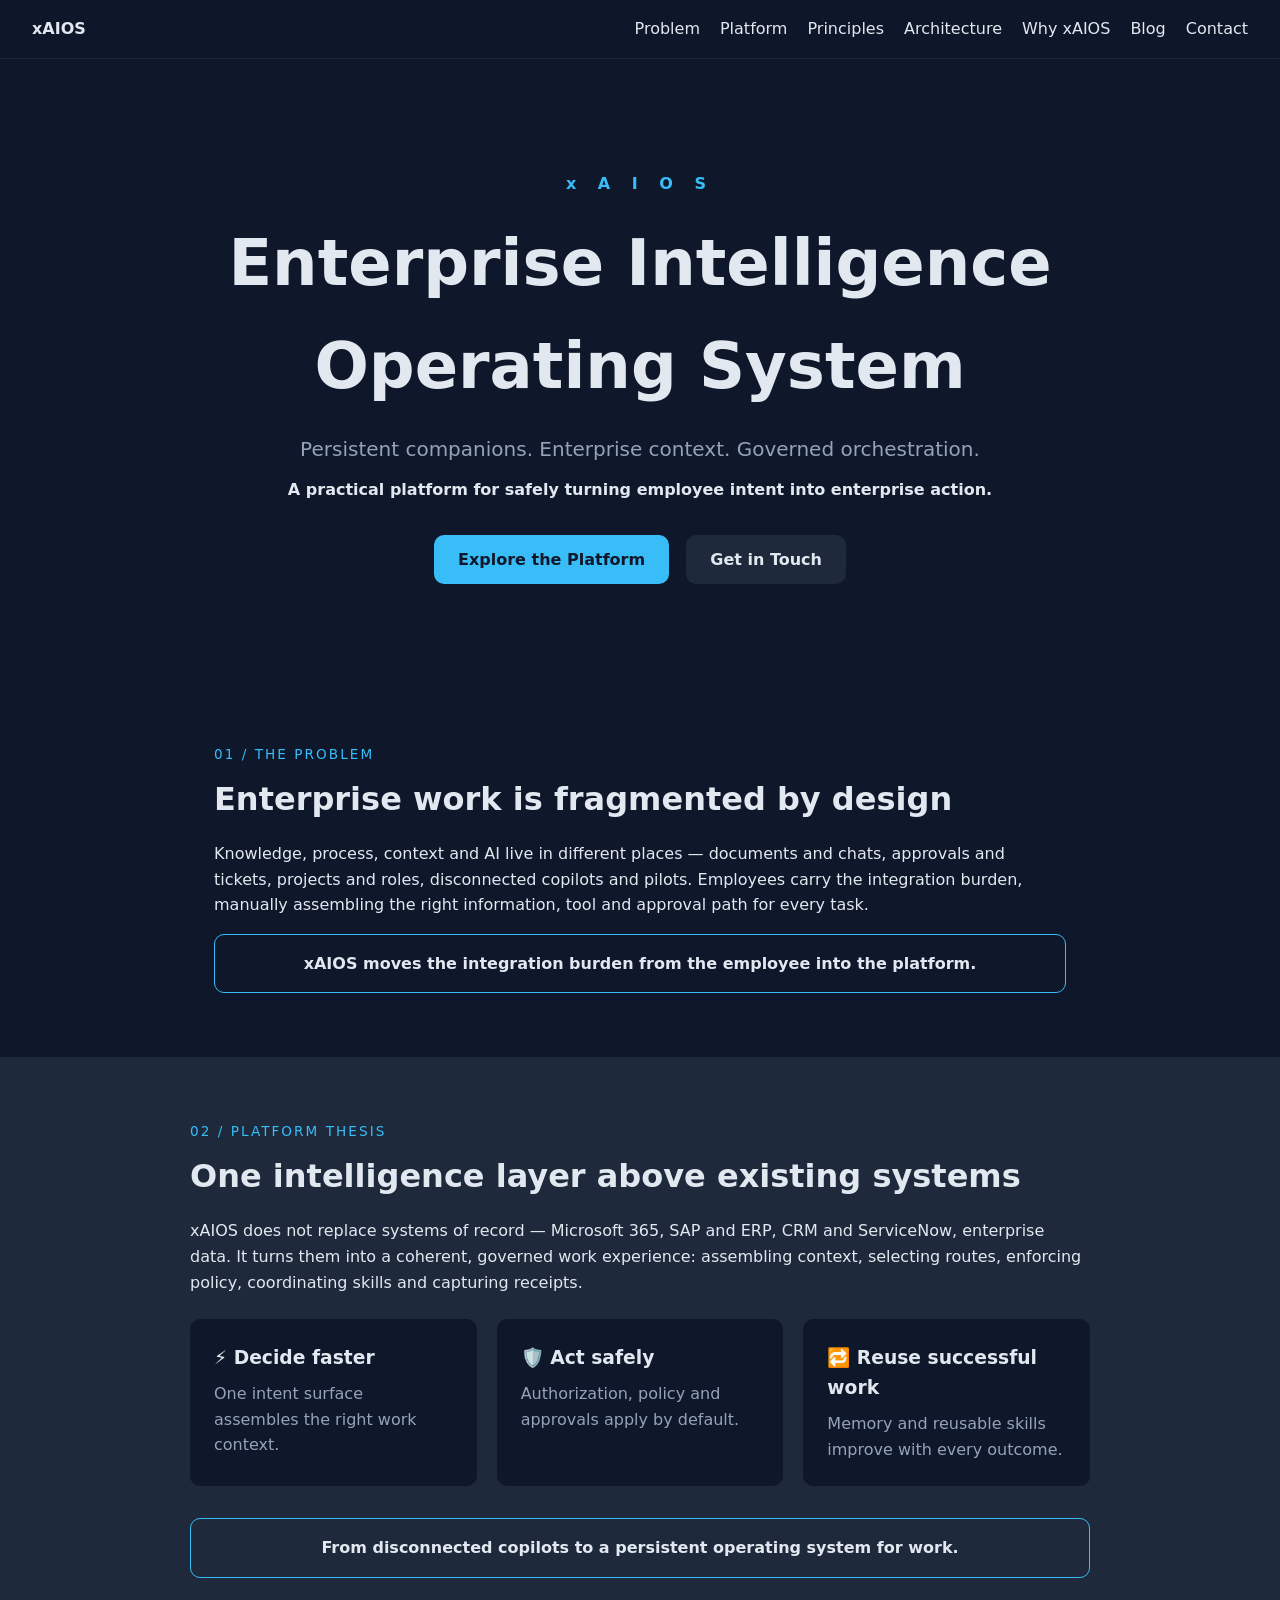
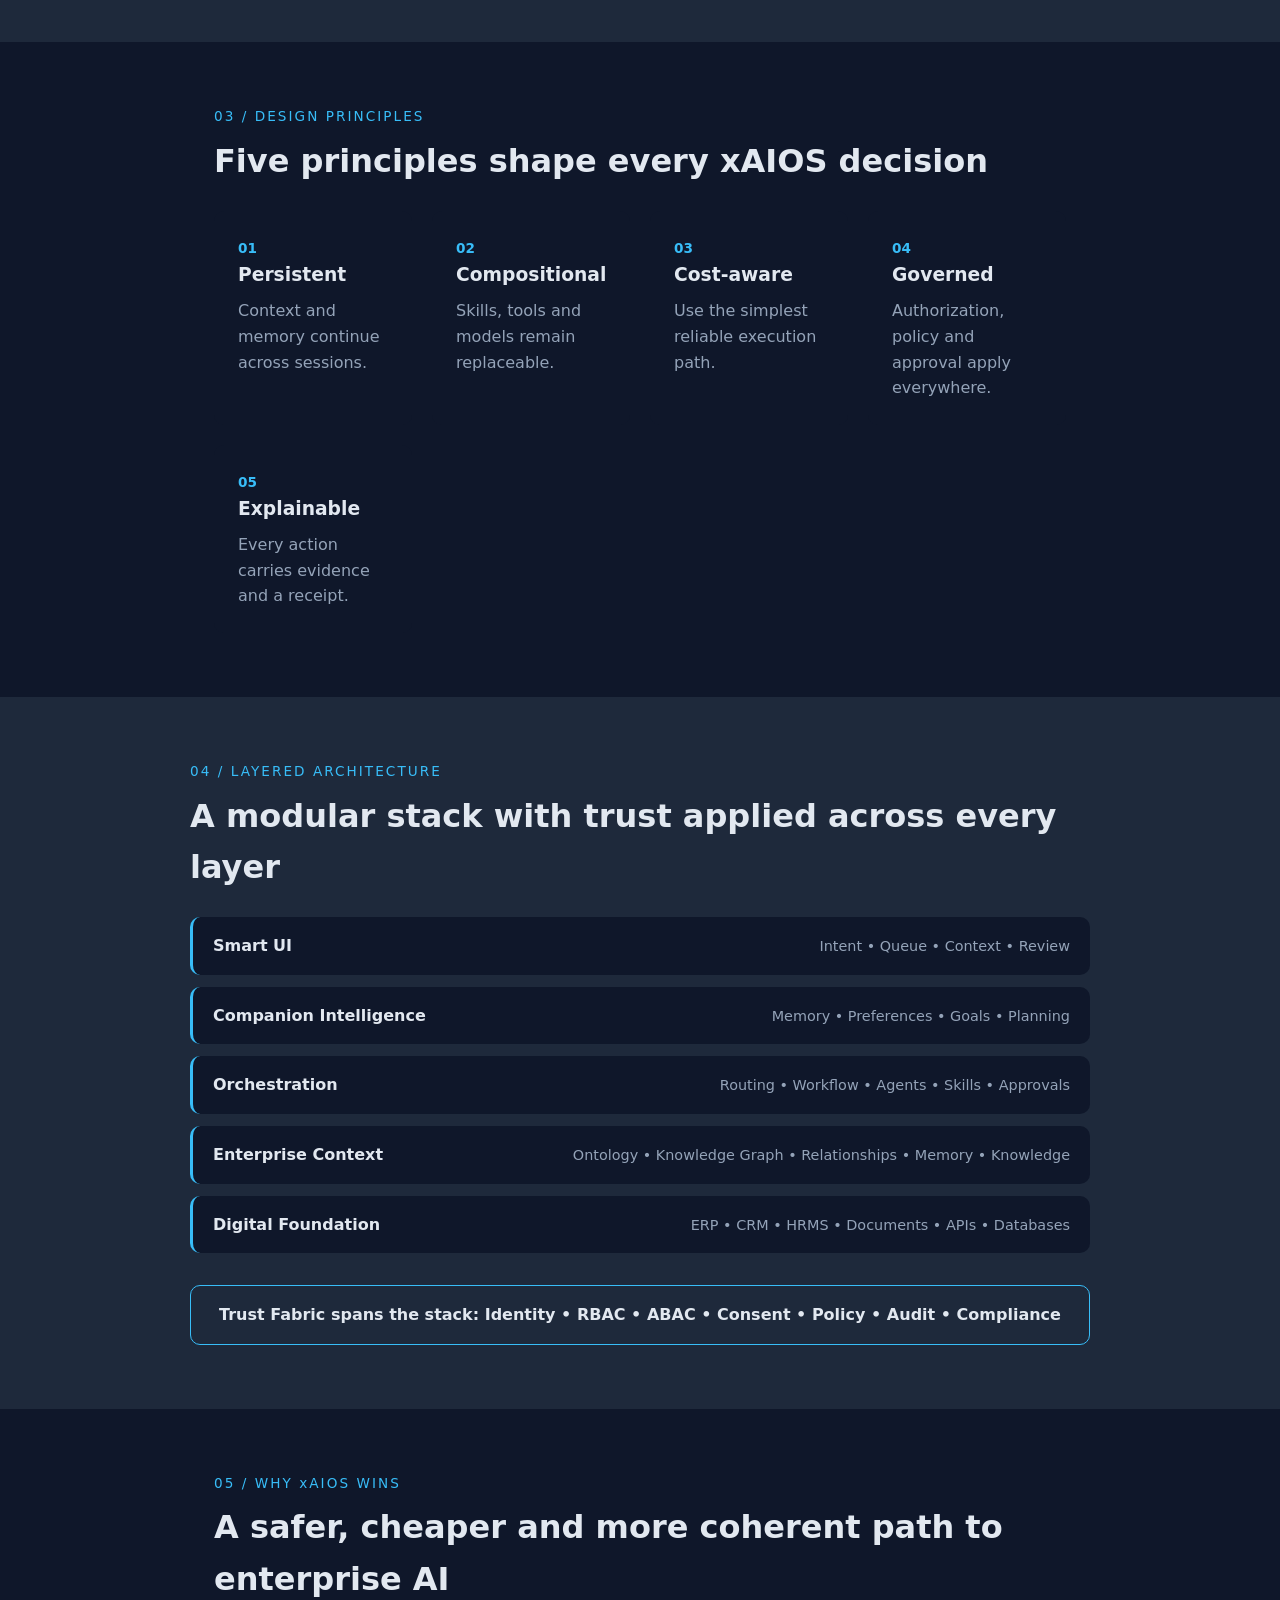
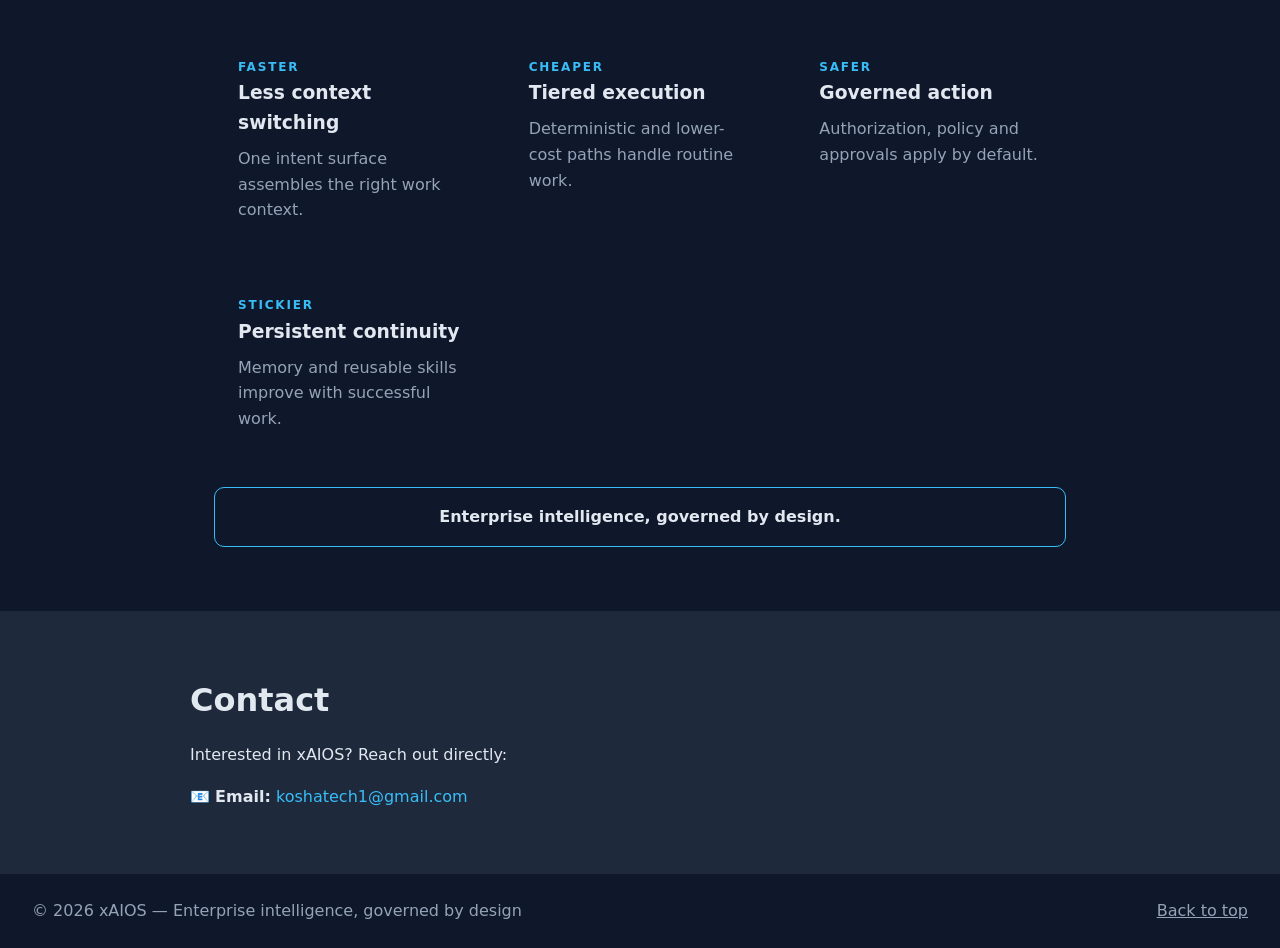
<file: index.html>
<!DOCTYPE html>
<html lang="en">
<head>
  <meta charset="UTF-8" />
  <meta name="viewport" content="width=device-width, initial-scale=1.0" />
  <title>xAIOS — Enterprise Intelligence Operating System</title>
  <meta name="description" content="xAIOS: persistent companions, enterprise context, governed orchestration. A practical platform for safely turning employee intent into enterprise action." />
  <link rel="stylesheet" href="style.css" />
</head>
<body>
  <header class="navbar">
    <a class="logo" href="#hero">xAIOS</a>
    <button class="nav-toggle" id="nav-toggle" aria-label="Toggle navigation menu" aria-expanded="false" aria-controls="nav-menu">
      <span></span><span></span><span></span>
    </button>
    <nav id="nav-menu">
      <a href="#problem">Problem</a>
      <a href="#thesis">Platform</a>
      <a href="#principles">Principles</a>
      <a href="#architecture">Architecture</a>
      <a href="#why">Why xAIOS</a>
      <a href="blog/">Blog</a>
      <a href="#contact">Contact</a>
    </nav>
  </header>

  <!-- Hero -->
  <section id="hero" class="hero">
    <p class="eyebrow">x A I O S</p>
    <h1>Enterprise Intelligence<br />Operating System</h1>
    <p class="tagline">Persistent companions. Enterprise context. Governed orchestration.</p>
    <p class="subtag">A practical platform for safely turning employee intent into enterprise action.</p>
    <div class="cta-group">
      <a class="btn primary" href="#thesis">Explore the Platform</a>
      <a class="btn secondary" href="#contact">Get in Touch</a>
    </div>
  </section>

  <!-- Problem -->
  <section id="problem" class="section">
    <p class="kicker">01 / The Problem</p>
    <h2>Enterprise work is fragmented by design</h2>
    <p>
      Knowledge, process, context and AI live in different places — documents and
      chats, approvals and tickets, projects and roles, disconnected copilots and
      pilots. Employees carry the integration burden, manually assembling the right
      information, tool and approval path for every task.
    </p>
    <p class="callout">xAIOS moves the integration burden from the employee into the platform.</p>
  </section>

  <!-- Platform thesis -->
  <section id="thesis" class="section alt">
    <p class="kicker">02 / Platform Thesis</p>
    <h2>One intelligence layer above existing systems</h2>
    <p>
      xAIOS does not replace systems of record — Microsoft 365, SAP and ERP, CRM and
      ServiceNow, enterprise data. It turns them into a coherent, governed work
      experience: assembling context, selecting routes, enforcing policy,
      coordinating skills and capturing receipts.
    </p>
    <div class="cards">
      <div class="card"><h3>⚡ Decide faster</h3><p>One intent surface assembles the right work context.</p></div>
      <div class="card"><h3>🛡️ Act safely</h3><p>Authorization, policy and approvals apply by default.</p></div>
      <div class="card"><h3>🔁 Reuse successful work</h3><p>Memory and reusable skills improve with every outcome.</p></div>
    </div>
    <p class="callout">From disconnected copilots to a persistent operating system for work.</p>
  </section>

  <!-- Design principles -->
  <section id="principles" class="section">
    <p class="kicker">03 / Design Principles</p>
    <h2>Five principles shape every xAIOS decision</h2>
    <div class="cards five">
      <div class="card"><span class="num">01</span><h3>Persistent</h3><p>Context and memory continue across sessions.</p></div>
      <div class="card"><span class="num">02</span><h3>Compositional</h3><p>Skills, tools and models remain replaceable.</p></div>
      <div class="card"><span class="num">03</span><h3>Cost-aware</h3><p>Use the simplest reliable execution path.</p></div>
      <div class="card"><span class="num">04</span><h3>Governed</h3><p>Authorization, policy and approval apply everywhere.</p></div>
      <div class="card"><span class="num">05</span><h3>Explainable</h3><p>Every action carries evidence and a receipt.</p></div>
    </div>
  </section>

  <!-- Architecture -->
  <section id="architecture" class="section alt">
    <p class="kicker">04 / Layered Architecture</p>
    <h2>A modular stack with trust applied across every layer</h2>
    <ul class="stack">
      <li><strong>Smart UI</strong><span>Intent • Queue • Context • Review</span></li>
      <li><strong>Companion Intelligence</strong><span>Memory • Preferences • Goals • Planning</span></li>
      <li><strong>Orchestration</strong><span>Routing • Workflow • Agents • Skills • Approvals</span></li>
      <li><strong>Enterprise Context</strong><span>Ontology • Knowledge Graph • Relationships • Memory • Knowledge</span></li>
      <li><strong>Digital Foundation</strong><span>ERP • CRM • HRMS • Documents • APIs • Databases</span></li>
    </ul>
    <p class="callout">
      Trust Fabric spans the stack: Identity • RBAC • ABAC • Consent • Policy • Audit • Compliance
    </p>
  </section>

  <!-- Why xAIOS wins -->
  <section id="why" class="section">
    <p class="kicker">05 / Why <span class="brand">xAIOS</span> Wins</p>
    <h2>A safer, cheaper and more coherent path to enterprise AI</h2>
    <div class="cards">
      <div class="card"><span class="label">Faster</span><h3>Less context switching</h3><p>One intent surface assembles the right work context.</p></div>
      <div class="card"><span class="label">Cheaper</span><h3>Tiered execution</h3><p>Deterministic and lower-cost paths handle routine work.</p></div>
      <div class="card"><span class="label">Safer</span><h3>Governed action</h3><p>Authorization, policy and approvals apply by default.</p></div>
      <div class="card"><span class="label">Stickier</span><h3>Persistent continuity</h3><p>Memory and reusable skills improve with successful work.</p></div>
    </div>
    <p class="callout">Enterprise intelligence, governed by design.</p>
  </section>

  <!-- Contact -->
  <section id="contact" class="section alt">
    <h2>Contact</h2>
    <p>Interested in xAIOS? Reach out directly:</p>
    <ul class="contact-list">
      <li>📧 <strong>Email:</strong> <a id="email-link" href="#">koshatech1 [at] gmail.com</a></li>
    </ul>
  </section>

  <footer class="footer">
    <p>© 2026 xAIOS — Enterprise intelligence, governed by design</p>
    <nav><a href="#hero">Back to top</a></nav>
  </footer>

  <script>
    // Assemble the email at runtime so scrapers reading the HTML source don't find it.
    (function () {
      const user = "koshatech1";
      const domain = "gmail.com";
      const link = document.getElementById("email-link");
      link.href = "mailto:" + user + "@" + domain;
      link.textContent = user + "@" + domain;
    })();

    // Mobile hamburger menu: toggle open/closed, close after choosing a link.
    (function () {
      const toggle = document.getElementById("nav-toggle");
      const menu = document.getElementById("nav-menu");
      toggle.addEventListener("click", () => {
        const open = menu.classList.toggle("open");
        toggle.classList.toggle("open", open);
        toggle.setAttribute("aria-expanded", open);
      });
      menu.querySelectorAll("a").forEach((a) =>
        a.addEventListener("click", () => {
          menu.classList.remove("open");
          toggle.classList.remove("open");
          toggle.setAttribute("aria-expanded", "false");
        })
      );
    })();
  </script>
</body>
</html>
</file>
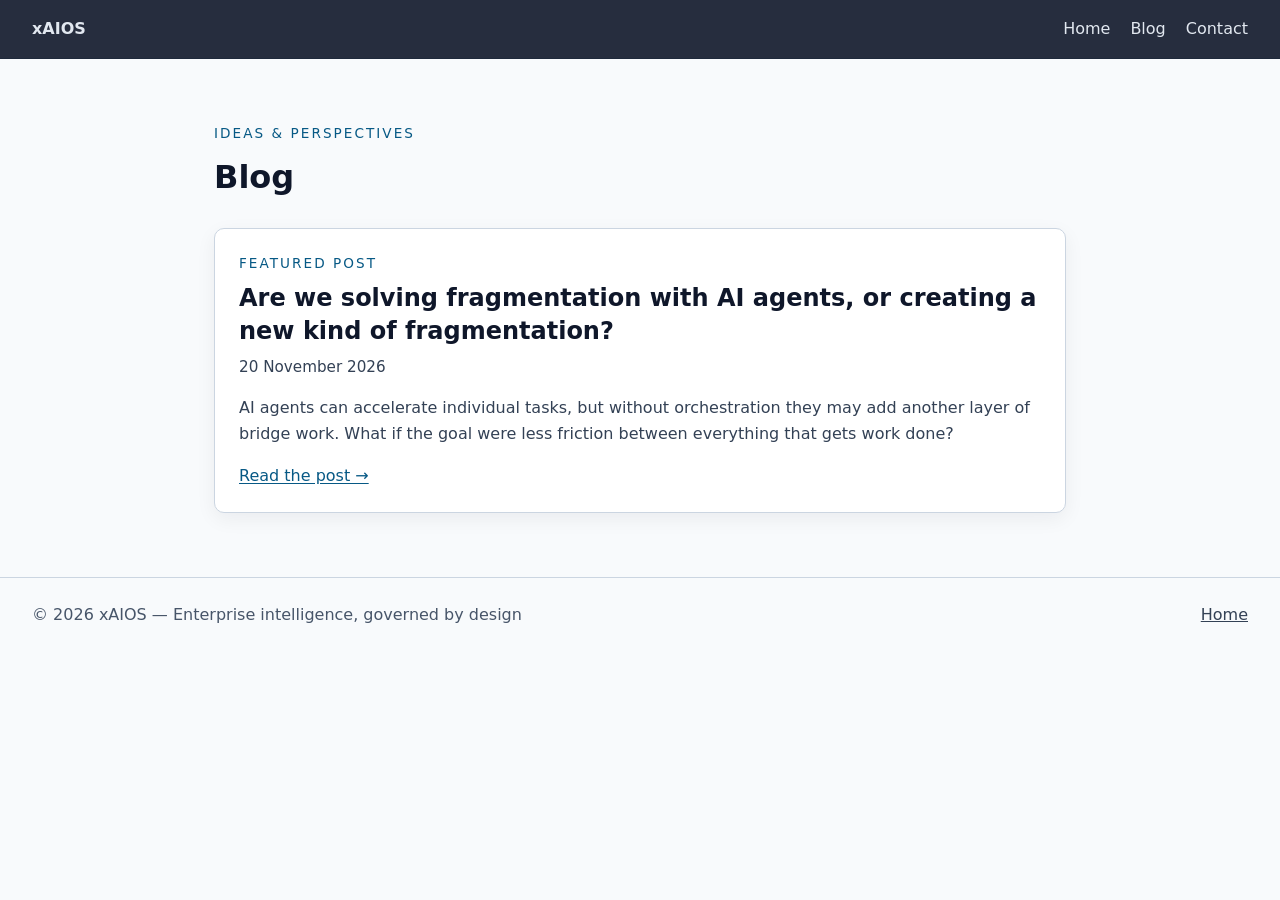
<file: blog/index.html>
<!DOCTYPE html>
<html lang="en">
<head>
  <meta charset="UTF-8" />
  <meta name="viewport" content="width=device-width, initial-scale=1.0" />
  <title>Blog — xAIOS</title>
  <meta name="description" content="Ideas on enterprise AI, agents, and reducing friction across the digital workplace." />
  <link rel="stylesheet" href="../style.css" />
</head>
<body class="blog-site">
  <header class="blog-header">
    <a class="logo" href="../">xAIOS</a>
    <nav aria-label="Main navigation">
      <a href="../">Home</a>
      <a href="./">Blog</a>
      <a href="../#contact">Contact</a>
    </nav>
  </header>

  <main class="section">
    <p class="kicker">Ideas &amp; Perspectives</p>
    <h1>Blog</h1>
    <div class="cards blog-list">
      <article class="card blog-card">
        <p class="kicker">Featured post</p>
        <h2><a href="fragmentation-ai-agents.html">Are we solving fragmentation with AI agents, or creating a new kind of fragmentation?</a></h2>
        <p class="post-date"><time datetime="2026-11-20">20 November 2026</time></p>
        <p>AI agents can accelerate individual tasks, but without orchestration they may add another layer of bridge work. What if the goal were less friction between everything that gets work done?</p>
        <a class="read-more" href="fragmentation-ai-agents.html">Read the post &rarr;</a>
      </article>
    </div>
  </main>

  <footer class="footer">
    <p>&copy; 2026 xAIOS — Enterprise intelligence, governed by design</p>
    <nav><a href="../">Home</a></nav>
  </footer>
</body>
</html>
</file>
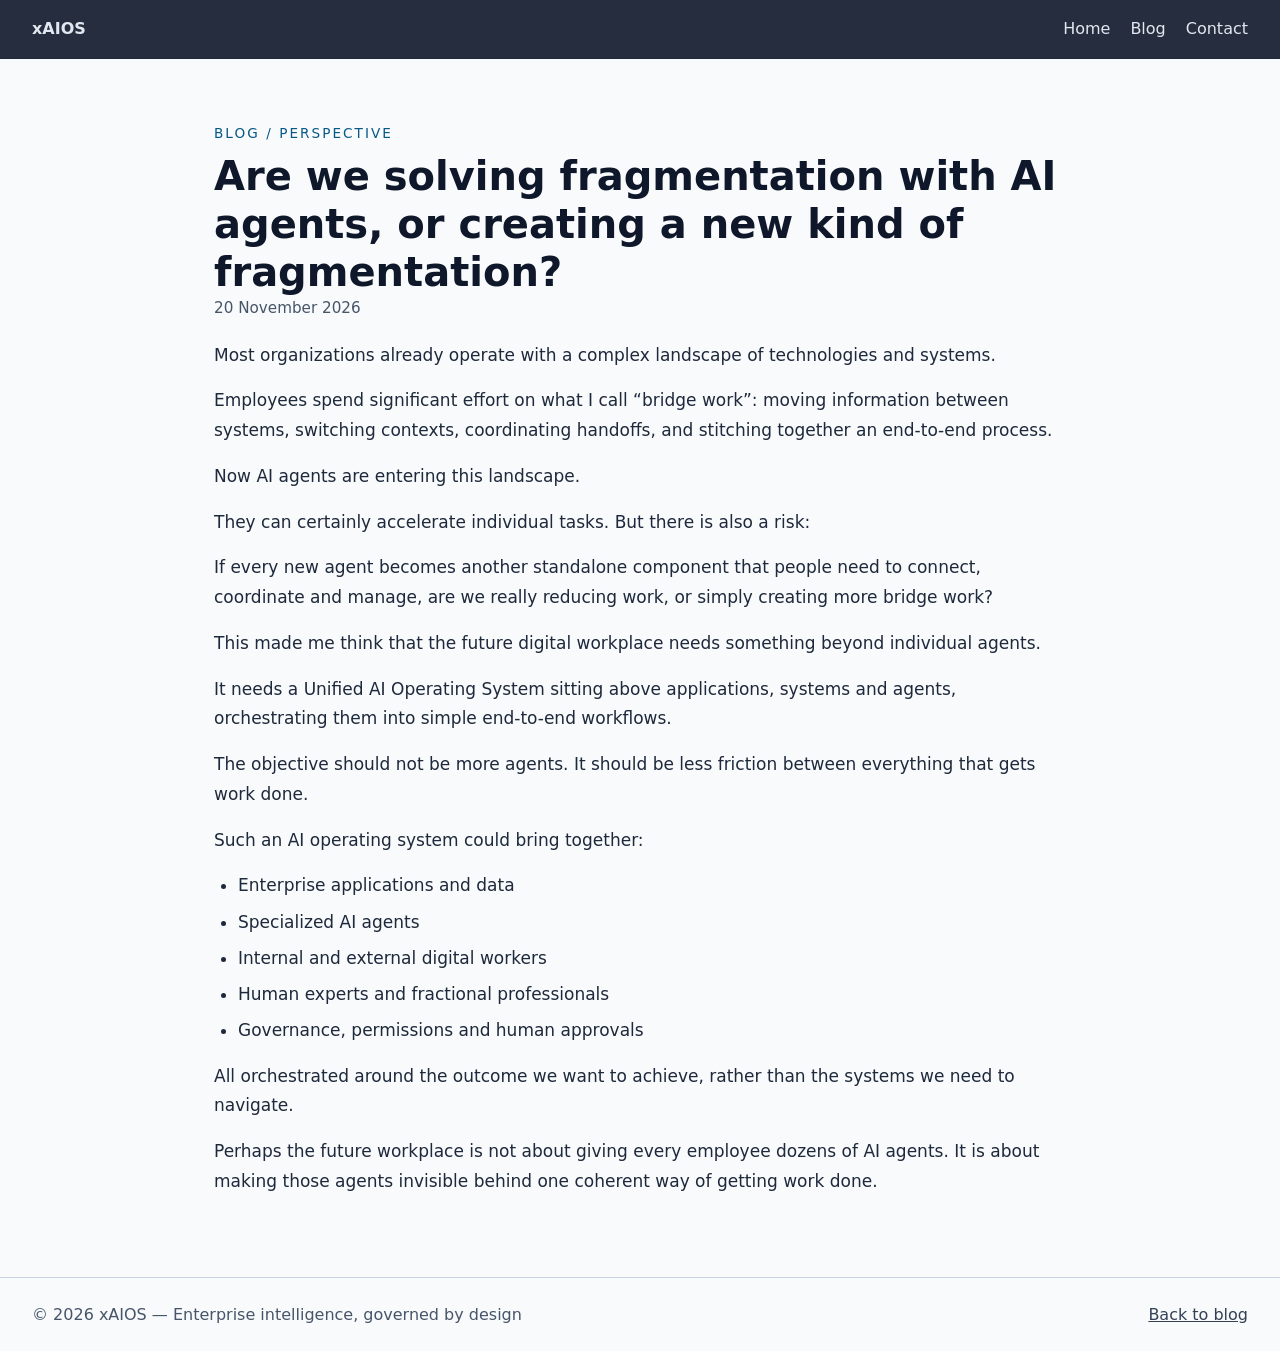
<file: blog/fragmentation-ai-agents.html>
<!DOCTYPE html>
<html lang="en">
<head>
  <meta charset="UTF-8" />
  <meta name="viewport" content="width=device-width, initial-scale=1.0" />
  <title>Are we solving fragmentation with AI agents? — xAIOS</title>
  <meta name="description" content="AI agents could reduce individual task effort—or create more bridge work. The future workplace needs orchestration around outcomes." />
  <link rel="stylesheet" href="../style.css" />
</head>
<body class="blog-site">
  <header class="blog-header">
    <a class="logo" href="../">xAIOS</a>
    <nav aria-label="Main navigation">
      <a href="../">Home</a>
      <a href="./">Blog</a>
      <a href="../#contact">Contact</a>
    </nav>
  </header>

  <main class="section blog-article">
    <p class="kicker"><a href="./">Blog</a> / Perspective</p>
    <article>
      <h1>Are we solving fragmentation with AI agents, or creating a new kind of fragmentation?</h1>
      <p class="post-date"><time datetime="2026-11-20">20 November 2026</time></p>
      <div class="post-content">
        <p>Most organizations already operate with a complex landscape of technologies and systems.</p>
        <p>Employees spend significant effort on what I call “bridge work”: moving information between systems, switching contexts, coordinating handoffs, and stitching together an end-to-end process.</p>
        <p>Now AI agents are entering this landscape.</p>
        <p>They can certainly accelerate individual tasks. But there is also a risk:</p>
        <p>If every new agent becomes another standalone component that people need to connect, coordinate and manage, are we really reducing work, or simply creating more bridge work?</p>
        <p>This made me think that the future digital workplace needs something beyond individual agents.</p>
        <p>It needs a Unified AI Operating System sitting above applications, systems and agents, orchestrating them into simple end-to-end workflows.</p>
        <p>The objective should not be more agents. It should be less friction between everything that gets work done.</p>
        <p>Such an AI operating system could bring together:</p>
        <ul>
          <li>Enterprise applications and data</li>
          <li>Specialized AI agents</li>
          <li>Internal and external digital workers</li>
          <li>Human experts and fractional professionals</li>
          <li>Governance, permissions and human approvals</li>
        </ul>
        <p>All orchestrated around the outcome we want to achieve, rather than the systems we need to navigate.</p>
        <p>Perhaps the future workplace is not about giving every employee dozens of AI agents. It is about making those agents invisible behind one coherent way of getting work done.</p>
      </div>
    </article>
  </main>

  <footer class="footer">
    <p>&copy; 2026 xAIOS — Enterprise intelligence, governed by design</p>
    <nav><a href="./">Back to blog</a></nav>
  </footer>
</body>
</html>
</file>
<file: style.css>
:root {
  --bg: #0f172a;
  --surface: #1e293b;
  --text: #e2e8f0;
  --muted: #94a3b8;
  --accent: #38bdf8;
  --radius: 10px;
}

* { box-sizing: border-box; margin: 0; }

html { scroll-behavior: smooth; }

body {
  font-family: system-ui, -apple-system, "Segoe UI", sans-serif;
  background: var(--bg);
  color: var(--text);
  line-height: 1.6;
}

/* Nav */
.navbar {
  position: sticky; top: 0; z-index: 10;
  display: flex; justify-content: space-between; align-items: center;
  flex-wrap: wrap; gap: 0.5rem 1.5rem;
  padding: 1rem 2rem;
  background: rgba(15, 23, 42, 0.9);
  backdrop-filter: blur(8px);
  border-bottom: 1px solid var(--surface);
}
.navbar nav { display: flex; flex-wrap: wrap; gap: 0.4rem 1.25rem; }
.navbar a { color: var(--text); text-decoration: none; }
.navbar a:hover { color: var(--accent); }
.logo { font-weight: 700; }

/* Blog pages */
body.blog-site {
  background: #f8fafc;
  color: #0f172a;
}
.blog-header {
  position: sticky; top: 0; z-index: 10;
  display: flex; justify-content: space-between; align-items: center;
  flex-wrap: wrap; gap: 0.5rem 1.5rem;
  padding: 1rem 2rem;
  background: rgba(15, 23, 42, 0.9);
  backdrop-filter: blur(8px);
  border-bottom: 1px solid var(--surface);
}
.blog-header nav { display: flex; flex-wrap: wrap; gap: 0.4rem 1.25rem; }
.blog-header a:link,
.blog-header a:visited { color: var(--text); text-decoration: none; }
.blog-header a:hover,
.blog-header a:focus-visible { color: var(--accent); }
.blog-site .kicker { color: #075985; }
.blog-list { margin-top: 1.5rem; }
.blog-site .blog-card {
  display: block;
  background: #fff;
  color: #0f172a;
  border: 1px solid #cbd5e1;
  box-shadow: 0 6px 20px rgba(15, 23, 42, 0.06);
}
.blog-site .blog-card .kicker { color: #075985; }
.blog-site .blog-card h2 {
  font-size: clamp(1.25rem, 4vw, 1.5rem);
  line-height: 1.35;
  margin-bottom: 0.5rem;
}
.blog-site .blog-card h2 a:link,
.blog-site .blog-card h2 a:visited { color: #0f172a; text-decoration: none; }
.blog-site .blog-card h2 a:hover,
.blog-site .blog-card h2 a:focus-visible { color: #075985; text-decoration: underline; text-underline-offset: 0.15em; }
.blog-site .blog-card p { color: #334155; }
.blog-site .post-date { color: #475569; font-size: 0.95rem; }
.blog-site .blog-card .read-more:link,
.blog-site .blog-card .read-more:visited {
  display: inline-block;
  color: #075985;
  margin-top: 1rem;
  text-underline-offset: 0.15em;
}
.blog-site main a:focus-visible { outline: 2px solid #075985; outline-offset: 3px; }
.blog-site .blog-header a:focus-visible { outline: 2px solid #7dd3fc; outline-offset: 3px; }
.blog-article { max-width: 760px; }
.blog-site .blog-article h1 { font-size: clamp(1.85rem, 5vw, 2.5rem); line-height: 1.2; }
.blog-site .blog-article .kicker a:link,
.blog-site .blog-article .kicker a:visited { color: #075985; text-decoration: none; }
.blog-site .blog-article .post-content {
  margin-top: 1.25rem;
  color: #1e293b;
  font-size: 1.0625rem;
  line-height: 1.75;
}
.blog-article .post-content p { margin-bottom: 1rem; }
.blog-article .post-content ul { padding-left: 1.5rem; margin: 0 0 1rem; }
.blog-article .post-content li + li { margin-top: 0.4rem; }
.blog-site .footer { border-top-color: #cbd5e1; color: #475569; }
.blog-site .footer a:link,
.blog-site .footer a:visited { color: #334155; }

/* Hero */
.hero {
  text-align: center;
  padding: 7rem 1.5rem 6rem;
}
.hero h1 { font-size: clamp(2.5rem, 6vw, 4rem); }
.eyebrow {
  letter-spacing: 0.5em;
  color: var(--accent);
  font-weight: 600;
  margin-bottom: 1rem;
}
.tagline { color: var(--muted); font-size: 1.25rem; margin: 1rem auto 0.75rem; max-width: 60ch; }
.subtag { color: var(--text); font-weight: 600; margin-bottom: 2rem; }

/* Buttons */
.btn {
  display: inline-block;
  padding: 0.75rem 1.5rem;
  border-radius: var(--radius);
  text-decoration: none;
  font-weight: 600;
  border: none; cursor: pointer; font-size: 1rem;
}
.btn.primary { background: var(--accent); color: #0f172a; }
.btn.secondary { background: var(--surface); color: var(--text); margin-left: 0.75rem; }
.btn:hover { opacity: 0.9; }

/* Sections */
.section { max-width: 900px; margin: 0 auto; padding: 4rem 1.5rem; }
.section.alt { max-width: none; background: var(--surface); }
.section.alt > * { max-width: 900px; margin-left: auto; margin-right: auto; }
.section h2 { font-size: 2rem; margin-bottom: 1rem; }
.section p + p { margin-top: 1rem; }

/* Section kicker (e.g., "01 / The Problem") */
.kicker {
  color: var(--accent);
  text-transform: uppercase;
  letter-spacing: 0.15em;
  font-size: 0.85rem;
  margin-bottom: 0.5rem;
}
/* Keep the lowercase x in the brand even inside uppercased text */
.brand { text-transform: none; }

/* Callout banner */
.callout {
  margin-top: 2rem;
  padding: 1rem 1.5rem;
  border: 1px solid var(--accent);
  border-radius: var(--radius);
  text-align: center;
  font-weight: 600;
}

/* Feature cards */
.cards { display: grid; grid-template-columns: repeat(auto-fit, minmax(220px, 1fr)); gap: 1.25rem; margin-top: 1.5rem; }
.cards.five { grid-template-columns: repeat(auto-fit, minmax(170px, 1fr)); }
.card { background: var(--bg); padding: 1.5rem; border-radius: var(--radius); }
.card h3 { margin-bottom: 0.5rem; }
.card p { color: var(--muted); }
.card .num { color: var(--accent); font-weight: 700; font-size: 0.85rem; }
.card .label {
  color: var(--accent);
  text-transform: uppercase;
  letter-spacing: 0.15em;
  font-size: 0.75rem;
  font-weight: 700;
}

/* Architecture stack */
.stack { list-style: none; padding: 0; margin-top: 1.5rem; display: grid; gap: 0.75rem; }
.stack li {
  display: flex; justify-content: space-between; align-items: baseline; gap: 1rem;
  background: var(--bg);
  border-left: 3px solid var(--accent);
  border-radius: var(--radius);
  padding: 1rem 1.25rem;
}
.stack li span { color: var(--muted); font-size: 0.9rem; text-align: right; }

/* Contact details */
.contact-list {
  list-style: none;
  padding: 0;
  margin-top: 1rem;
  display: grid;
  gap: 0.75rem;
}
.contact-list a { color: var(--accent); text-decoration: none; }
.contact-list a:hover { text-decoration: underline; }

/* Footer */
.footer {
  display: flex; justify-content: space-between; flex-wrap: wrap; gap: 0.5rem;
  padding: 1.5rem 2rem;
  border-top: 1px solid var(--surface);
  color: var(--muted);
}
.footer a { color: var(--muted); margin-left: 1rem; }

/* Hamburger button (hidden on desktop) */
.nav-toggle {
  display: none;
  flex-direction: column;
  justify-content: center;
  gap: 5px;
  width: 42px; height: 42px;
  background: none; border: none; cursor: pointer;
  padding: 8px;
}
.nav-toggle span {
  display: block;
  height: 2px; width: 100%;
  background: var(--text);
  border-radius: 2px;
  transition: transform 0.25s ease, opacity 0.25s ease;
}
/* Animate into an X when open */
.nav-toggle.open span:nth-child(1) { transform: translateY(7px) rotate(45deg); }
.nav-toggle.open span:nth-child(2) { opacity: 0; }
.nav-toggle.open span:nth-child(3) { transform: translateY(-7px) rotate(-45deg); }

/* Mobile layout */
@media (max-width: 768px) {
  .nav-toggle { display: flex; }

  .blog-header { flex-wrap: nowrap; gap: 0.75rem; padding: 0.85rem 1rem; }
  .blog-header nav { flex-wrap: nowrap; gap: 0.75rem; }
  .blog-header nav a { font-size: 0.95rem; }

  .navbar nav {
    /* Full-width dropdown below the bar, hidden until toggled */
    display: none;
    flex-direction: column;
    gap: 0;
    flex-basis: 100%;
    width: 100%;
    border-top: 1px solid var(--surface);
    margin-top: 0.75rem;
  }
  .navbar nav.open { display: flex; }
  .navbar nav a {
    padding: 0.9rem 0.25rem;
    border-bottom: 1px solid var(--surface);
    font-size: 1.05rem;
  }

  /* Tidy mobile spacing */
  .hero { padding: 4rem 1.25rem 3.5rem; }
  .section { padding: 3rem 1.25rem; }
  .blog-site .section { padding: 2rem 1rem; }
  .stack li { flex-direction: column; align-items: flex-start; gap: 0.25rem; }
  .stack li span { text-align: left; }
}
</file>
